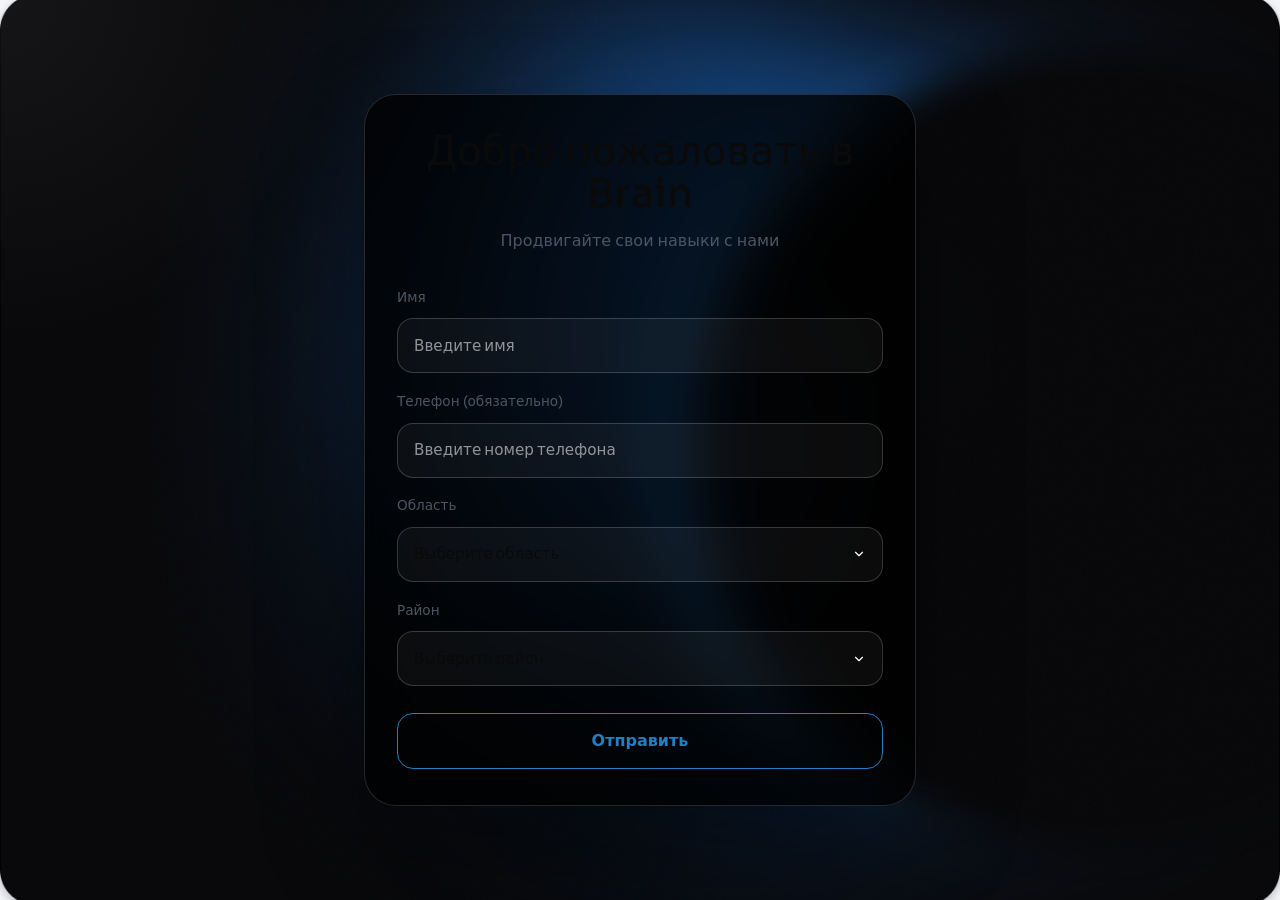
<file: form.html>
<!DOCTYPE html>
<html lang="ru" data-theme="dark">

<head>
  <meta charset="UTF-8">
  <meta name="viewport" content="width=device-width, initial-scale=1.0">
  <title>BRAIN — Система автоматизации бизнеса</title>

  <!-- Шрифт с характером — Sora (геометрический, технологичный) -->
  <link rel="preconnect" href="https://fonts.googleapis.com">
  <link rel="preconnect" href="https://fonts.gstatic.com" crossorigin>
  <link href="https://fonts.googleapis.com/css2?family=Sora:wght@400;500;600;700;800&display=swap" rel="stylesheet">

  <!-- Bootstrap 5 + Bootstrap Icons -->
  <link href="/accets/css/bootstrap.css" rel="stylesheet">
  <link rel="stylesheet" href="/accets/css/bootstrap-icons.css">

  <!-- Swiper -->
  <link rel="stylesheet" href="https://cdn.jsdelivr.net/npm/swiper@11/swiper-bundle.min.css">
  <script src="https://cdn.jsdelivr.net/npm/swiper@11/swiper-bundle.min.js" defer></script>

  <!-- Наши стили (путь как у вас в проекте) -->
  <link rel="stylesheet" href="/accets/css/main.css">

  <!--
    Тема определяется ДО рендера страницы, чтобы не было "мигания".
    Скрипт маленький — намеренно inline в <head>.
  -->
  <script>
    (function () {
      const saved = localStorage.getItem('brainTheme');
      const prefersDark = window.matchMedia('(prefers-color-scheme: dark)').matches;
      const theme = saved || (prefersDark ? 'dark' : 'light');
      document.documentElement.setAttribute('data-theme', theme);
    })();
  </script>
</head>

<body>


  <main class="form-section" aria-label="Регистрационная форма">
    <div class="form-section__overlay"></div>
    <div class="container form-section__container">
      <div class="form-card">
        <div class="form-card__header text-center">
          <h1 class="form-card__title">Добро пожаловать в Brain</h1>
          <p class="form-card__subtitle">Продвигайте свои навыки с нами</p>
        </div>

        <form class="signup-form" onsubmit="event.preventDefault();">
          <label class="signup-field">
            <span class="signup-field__label">Имя</span>
            <input class="signup-field__input" type="text" placeholder="Введите имя" required>
          </label>

          <label class="signup-field">
            <span class="signup-field__label">Телефон (обязательно)</span>
            <input class="signup-field__input" type="tel" placeholder="Введите номер телефона" required>
          </label>

          <label class="signup-field">
            <span class="signup-field__label">Область</span>
            <select class="signup-field__select" required>
              <option value="" disabled selected>Выберите область</option>
              <option>Ташкент</option>
              <option>Самарканд</option>
              <option>Бухара</option>
            </select>
          </label>

          <label class="signup-field">
            <span class="signup-field__label">Район</span>
            <select class="signup-field__select" required>
              <option value="" disabled selected>Выберите район</option>
              <option>Яшнобод</option>
              <option>Мирабад</option>
              <option>Яккасарай</option>
            </select>
          </label>

          <button type="submit" class="btn btn-primary-custom form-submit">Отправить</button>
        </form>
      </div>
    </div>
  </main>



  <!-- ══════════════════════════════════════════════
         SCRIPTS
    ══════════════════════════════════════════════ -->
  <script src="https://cdn.jsdelivr.net/npm/bootstrap@5.3.2/dist/js/bootstrap.bundle.min.js"></script>
</body>

</html>
</file>
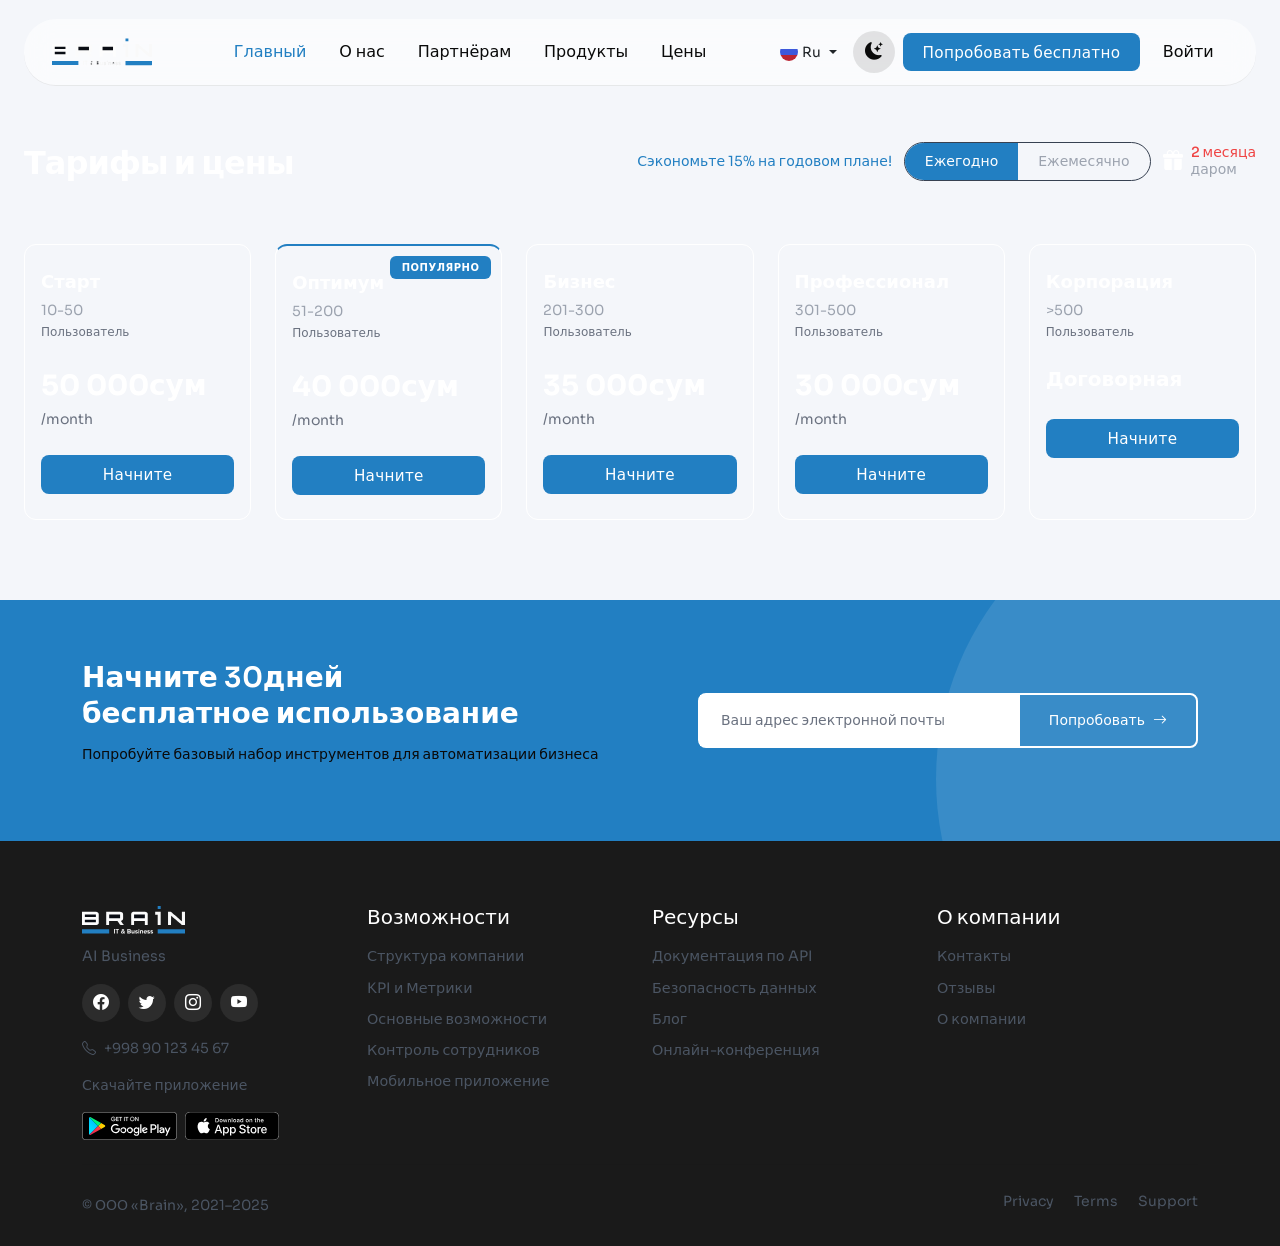
<file: price.html>
<!DOCTYPE html>
<html lang="ru" data-theme="dark">

<head>
  <meta charset="UTF-8">
  <meta name="viewport" content="width=device-width, initial-scale=1.0">
  <title>BRAIN — Система автоматизации бизнеса</title>

  <!-- Шрифт с характером — Sora (геометрический, технологичный) -->
  <link rel="preconnect" href="https://fonts.googleapis.com">
  <link rel="preconnect" href="https://fonts.gstatic.com" crossorigin>
  <link href="https://fonts.googleapis.com/css2?family=Sora:wght@400;500;600;700;800&display=swap" rel="stylesheet">

  <!-- Bootstrap 5 + Bootstrap Icons -->
  <link href="/accets/css/bootstrap.css" rel="stylesheet">
  <link rel="stylesheet" href="https://cdn.jsdelivr.net/npm/bootstrap-icons@1.11.1/font/bootstrap-icons.css">

  <!-- Swiper -->
  <link rel="stylesheet" href="https://cdn.jsdelivr.net/npm/swiper@11/swiper-bundle.min.css">
  <script src="https://cdn.jsdelivr.net/npm/swiper@11/swiper-bundle.min.js" defer></script>

  <!-- Наши стили (путь как у вас в проекте) -->
  <link rel="stylesheet" href="/accets/css/main.css">

  <!--
    Тема определяется ДО рендера страницы, чтобы не было "мигания".
    Скрипт маленький — намеренно inline в <head>.
  -->
  <script>
    (function () {
      const saved = localStorage.getItem('brainTheme');
      const prefersDark = window.matchMedia('(prefers-color-scheme: dark)').matches;
      const theme = saved || (prefersDark ? 'dark' : 'light');
      document.documentElement.setAttribute('data-theme', theme);
    })();
  </script>
</head>

<body>


  <!-- ══════════════════════════════════════════════
       NAVBAR (fixed-top)
  ══════════════════════════════════════════════ -->
  <div class="container-fluid fixed-top px-3 px-md-4">
    <nav class="navbar navbar-expand-lg" id="mainNavbar" aria-label="Главная навигация">
      <div class="container-fluid mx-1 mx-md-3">

        <!-- Логотип -->
        <a class="navbar-brand text-white" href="#" aria-label="BRAIN — на главную">
          <img src="/accets/img/logo.svg" alt="BRAIN логотип" width="100" height="32">
        </a>

        <!-- Гамбургер (мобилки) + переключатель темы рядом -->
        <div class="d-flex align-items-center gap-2 d-lg-none">
          <!-- Переключатель темы (мобилка) -->
          <button class="theme-toggle" id="themeToggleMob" aria-label="Переключить тему">
            <i class="bi bi-moon-stars-fill" id="themeIconMob"></i>
          </button>
          <button class="navbar-toggler" type="button" data-bs-toggle="collapse" data-bs-target="#navbarNav"
            aria-controls="navbarNav" aria-expanded="false" aria-label="Открыть меню">
            <span class="navbar-toggler-icon"></span>
          </button>
        </div>

        <!-- Коллапсируемое меню -->
        <div class="collapse navbar-collapse" id="navbarNav">
          <ul class="navbar-nav mx-auto gap-1">
            <li class="nav-item active"><a class="nav-link" href="#">Главный</a></li>
            <li class="nav-item"><a class="nav-link" href="#">О нас</a></li>
            <li class="nav-item"><a class="nav-link" href="#">Партнёрам</a></li>
            <li class="nav-item"><a class="nav-link" href="#">Продукты</a></li>
            <li class="nav-item"><a class="nav-link" href="#">Цены</a></li>
          </ul>

          <!-- Правая часть: язык, тема (десктоп), CTA, войти -->
          <div class="d-flex align-items-center gap-2 mt-3 mt-lg-0 flex-wrap flex-lg-nowrap">

            <!-- Выбор языка -->
            <div class="dropdown">
              <button class="btn  btn-sm dropdown-toggle rounded-3 d-flex align-items-center gap-1 btnBrain"
                type="button" data-bs-toggle="dropdown" aria-label="Выбрать язык" style="border:none;">
                <img src="/accets/img/ru-flag.svg" alt="" width="18" height="12"> Ru
              </button>
              <ul class="dropdown-menu dropdown-menu-dark dropdown-menu-end rounded-3 bg_lang">
                <li><a class="dropdown-item d-flex align-items-center gap-1" href="#">
                    <img src="/accets/img/en-flag.svg" alt="" width="18" height="12"> Eng
                  </a></li>
                <li><a class="dropdown-item d-flex align-items-center gap-1" href="#">
                    <img src="/accets/img/uz-flag.svg" alt="" width="18" height="12"> Uzb
                  </a></li>
              </ul>
            </div>

            <!-- Переключатель темы (только десктоп) -->
            <button class="theme-toggle d-none d-lg-flex" id="themeToggleDesk" aria-label="Переключить тему">
              <i class="bi bi-moon-stars-fill" id="themeIconDesk"></i>
            </button>

            <button class="btn btn-primary-custom btn_pay">Попробовать бесплатно</button>
            <button class="btn btn-outline-light btn-sm nav-link">Войти</button>
          </div>
        </div>

      </div>
    </nav>
  </div><!-- /fixed-top -->




  <!-- ===== Секция тарифов ===== -->
  <section class="pricing-section">
    <div class="container-fluid px-3 px-md-4">
      <!-- Заголовок и переключатель -->
      <div class="pricing-header pt-5">
        <h2 class="section-title pt-3">Тарифы и цены</h2>
        <div class="toggle-wrapper">
          <span class="save-badge d-none d-md-inline">
            Сэкономьте 15% на годовом плане!
          </span>
          <div class="pricing-toggle">
            <button class="active" data-period="yearly">Ежегодно</button>
            <button data-period="monthly">Ежемесячно</button>
          </div>
          <div class="gift-badge">
            <i class="bi bi-gift-fill"></i>
            <span class="gift-text">
              <span class="highlight">2 месяца</span>
              <span>даром</span>
            </span>
          </div>
        </div>
      </div>

      <!-- Карточки тарифов -->
      <div class="row g-4">
        <!-- Старт -->
        <div class="col-12 col-sm-6 col-lg-4 col-xl">
          <div class="pricing-card">
            <div class="card-title">Старт</div>
            <div class="card-users">10-50</div>
            <div class="card-label">Пользователь</div>
            <div class="card-price">
              <div class="price-yearly">
                <span class="price-value">50 000сум</span>
                <span class="price-period">/month</span>
              </div>
              <div class="price-monthly price-hidden">
                <span class="price-value">58 800сум</span>
                <span class="price-period">/month</span>
              </div>
            </div>
            <button class="btn btn-primary-custom btn_pay">Начните</button>
          </div>
        </div>

        <!-- Оптимум (Популярный) -->
        <div class="col-12 col-sm-6 col-lg-4 col-xl">
          <div class="pricing-card popular">
            <div class="popular-badge">Популярно</div>
            <div class="card-title">Оптимум</div>
            <div class="card-users">51-200</div>
            <div class="card-label">Пользователь</div>
            <div class="card-price">
              <div class="price-yearly">
                <span class="price-value">40 000сум</span>
                <span class="price-period">/month</span>
              </div>
              <div class="price-monthly price-hidden">
                <span class="price-value">47 000сум</span>
                <span class="price-period">/month</span>
              </div>
            </div>
            <button class="btn btn-primary-custom btn_pay">Начните</button>
          </div>
        </div>

        <!-- Бизнес -->
        <div class="col-12 col-sm-6 col-lg-4 col-xl">
          <div class="pricing-card">
            <div class="card-title">Бизнес</div>
            <div class="card-users">201-300</div>
            <div class="card-label">Пользователь</div>
            <div class="card-price">
              <div class="price-yearly">
                <span class="price-value">35 000сум</span>
                <span class="price-period">/month</span>
              </div>
              <div class="price-monthly price-hidden">
                <span class="price-value">41 200сум</span>
                <span class="price-period">/month</span>
              </div>
            </div>
            <button class="btn btn-primary-custom btn_pay">Начните</button>
          </div>
        </div>

        <!-- Профессионал -->
        <div class="col-12 col-sm-6 col-lg-6 col-xl">
          <div class="pricing-card">
            <div class="card-title">Профессионал</div>
            <div class="card-users">301-500</div>
            <div class="card-label">Пользователь</div>
            <div class="card-price">
              <div class="price-yearly">
                <span class="price-value">30 000сум</span>
                <span class="price-period">/month</span>
              </div>
              <div class="price-monthly price-hidden">
                <span class="price-value">35 300сум</span>
                <span class="price-period">/month</span>
              </div>
            </div>
            <button class="btn btn-primary-custom btn_pay">Начните</button>
          </div>
        </div>

        <!-- Корпорация -->
        <div class="col-12 col-sm-12 col-lg-6 col-xl">
          <div class="pricing-card">
            <div class="card-title">Корпорация</div>
            <div class="card-users">&gt;500</div>
            <div class="card-label">Пользователь</div>
            <div class="card-price">
              <span class="price-contract">Договорная</span>
            </div>
            <button class="btn btn-primary-custom btn_pay">Начните</button>
          </div>
        </div>
      </div>
    </div>
  </section>

  <!-- ===== CTA Секция ===== -->
  <section class="cta-section">
    <div class="container">
      <div class="row align-items-center">
        <div class="col-12 col-lg-6">
          <h3 class="cta-title">Начните 30дней<br>бесплатное использование</h3>
          <p class="cta-subtitle">Попробуйте базовый набор инструментов для автоматизации бизнеса</p>
        </div>
        <div class="col-12 col-lg-6">
          <form class="cta-form" onsubmit="event.preventDefault();">
            <input type="email" class="cta-input" placeholder="Ваш адрес электронной почты" required>
            <button type="submit" class="cta-button">
              Попробовать
              <i class="bi bi-arrow-right"></i>
            </button>
          </form>
        </div>
      </div>
    </div>
  </section>



  <!-- ══════════════════════════════════════════════
         FOOTER
    ══════════════════════════════════════════════ -->
  <footer class="footer">
    <div class="container">
      <div class="row g-4">

        <!-- Бренд -->
        <div class="col-12 col-sm-6 col-lg-3">
          <div class="footer-logo text-white">
            <img src="/accets/img/logo.svg" alt="BRAIN логотип" height="28">
          </div>
          <p class="mb-3" style="color:var(--text-secondary);font-size:.9rem;">AI Business</p>
          <div class="d-flex gap-2 mb-3">
            <a href="#" class="social-icon" aria-label="Facebook"><i class="bi bi-facebook"></i></a>
            <a href="#" class="social-icon" aria-label="Twitter"><i class="bi bi-twitter"></i></a>
            <a href="#" class="social-icon" aria-label="Instagram"><i class="bi bi-instagram"></i></a>
            <a href="#" class="social-icon" aria-label="YouTube"><i class="bi bi-youtube"></i></a>
          </div>
          <p style="color:var(--text-secondary);font-size:.875rem;">
            <i class="bi bi-telephone me-2"></i>+998 90 123 45 67
          </p>
          <p style="color:var(--text-secondary);font-size:.875rem;">Скачайте приложение</p>
          <div class="d-flex gap-2 flex-wrap storyIcon">
            <img src="/accets/img/playmarketfoo.svg" alt="Google Play" style="height:28px;">
            <img src="/accets/img/apstoryfoo.svg" alt="App Store" style="height:28px;">
          </div>
        </div>

        <!-- Возможности -->
        <div class="col-12 col-sm-6 col-lg-3">
          <h5 class="text-white mb-3">Возможности</h5>
          <a href="#" class="footer-link">Структура компании</a>
          <a href="#" class="footer-link">KPI и Метрики</a>
          <a href="#" class="footer-link">Основные возможности</a>
          <a href="#" class="footer-link">Контроль сотрудников</a>
          <a href="#" class="footer-link">Мобильное приложение</a>
        </div>

        <!-- Ресурсы -->
        <div class="col-12 col-sm-6 col-lg-3">
          <h5 class="text-white mb-3">Ресурсы</h5>
          <a href="#" class="footer-link">Документация по API</a>
          <a href="#" class="footer-link">Безопасность данных</a>
          <a href="#" class="footer-link">Блог</a>
          <a href="#" class="footer-link">Онлайн-конференция</a>
        </div>

        <!-- О компании -->
        <div class="col-12 col-sm-6 col-lg-3">
          <h5 class="text-white mb-3">О компании</h5>
          <a href="#" class="footer-link">Контакты</a>
          <a href="#" class="footer-link">Отзывы</a>
          <a href="#" class="footer-link">О компании</a>
        </div>

      </div>

      <hr class="my-4" style="border-color:var(--border-subtle);">

      <div class="row align-items-center">
        <div class="col-md-6">
          <p style="color:var(--text-secondary);margin:0;font-size:.875rem;">© ООО «Brain», 2021–2025</p>
        </div>
        <div class="col-md-6 text-md-end mt-2 mt-md-0">
          <a href="#" class="footer-link d-inline-block me-3" style="font-size:.875rem;">Privacy</a>
          <a href="#" class="footer-link d-inline-block me-3" style="font-size:.875rem;">Terms</a>
          <a href="#" class="footer-link d-inline-block" style="font-size:.875rem;">Support</a>
        </div>
      </div>
    </div>
  </footer>

  <!-- ══════════════════════════════════════════════
         SCRIPTS
    ══════════════════════════════════════════════ -->
  <script src="https://cdn.jsdelivr.net/npm/bootstrap@5.3.2/dist/js/bootstrap.bundle.min.js"></script>
  <script>
    // ===== Переключение цен =====
    document.addEventListener('DOMContentLoaded', function () {
      const toggleButtons = document.querySelectorAll('.pricing-toggle button');
      const priceYearly = document.querySelectorAll('.price-yearly');
      const priceMonthly = document.querySelectorAll('.price-monthly');

      toggleButtons.forEach(button => {
        button.addEventListener('click', function () {
          const period = this.dataset.period;

          // Переключаем активную кнопку
          toggleButtons.forEach(btn => btn.classList.remove('active'));
          this.classList.add('active');

          // Показываем соответствующие цены
          if (period === 'yearly') {
            priceYearly.forEach(el => el.classList.remove('price-hidden'));
            priceMonthly.forEach(el => el.classList.add('price-hidden'));
          } else {
            priceYearly.forEach(el => el.classList.add('price-hidden'));
            priceMonthly.forEach(el => el.classList.remove('price-hidden'));
          }
        });
      });

      // ===== Эффект параллакса при наведении на карточки =====
      const cards = document.querySelectorAll('.pricing-card');

      cards.forEach(card => {
        card.addEventListener('mousemove', function (e) {
          const rect = this.getBoundingClientRect();
          const x = e.clientX - rect.left;
          const y = e.clientY - rect.top;

          const centerX = rect.width / 2;
          const centerY = rect.height / 2;

          const rotateX = (y - centerY) / 20;
          const rotateY = (centerX - x) / 20;

          this.style.transform = `perspective(1000px) rotateX(${rotateX}deg) rotateY(${rotateY}deg) translateY(-8px)`;
        });

        card.addEventListener('mouseleave', function () {
          this.style.transform = 'perspective(1000px) rotateX(0) rotateY(0) translateY(0)';
        });
      });
    });
  </script>

</body>

</html>
</file>
<file: accets/css/main.css>
/* ============================================================
   BRAIN — main.css
   Стратегия: mobile-first, CSS custom properties для тем,
   минимум фиксированных размеров, clamp() для fluid typography
   ============================================================ */

/* ── 1. ДИЗАЙН-ТОКЕНЫ ─────────────────────────────────────── */
/* Тёмная тема (по умолчанию) */
:root {
  --bg-primary: #0a0a0a;
  --bg-secondary: #0C0C10;
  --bg-card: rgba(255, 255, 255, 0.03);
  --bg-card-hover: rgba(255, 255, 255, 0.06);
  --border-subtle: rgba(255, 255, 255, 0.07);
  --border-hover: rgba(255, 255, 255, 0.14);

  --accent: #227fc2;
  --accent-glow: rgba(34, 127, 194, 0.3);
  --accent-light: rgba(34, 127, 194, 0.12);

  --text-primary: #ffffff;
  --text-secondary: #9ca3af;
  --text-nav: #f8f9fc;

  --hero-gradient: linear-gradient(351deg, #0a0a0a 0%, #1a1a2e 100%);
  --hero-glow: radial-gradient(circle, rgba(37, 99, 235, 0.15) 0%, transparent 70%);
  --title-gradient: linear-gradient(135deg, #fff 0%, #94a3b8 100%);

  --shadow-card: 0 0 12px rgba(0, 0, 0, 0.08), inset 0 0 8px rgba(255, 255, 255, 0.32);
  --shadow-heavy: 0 50px 100px rgba(0, 0, 0, 0.5);

  --footer-bg: #000000;
  --partners-bg: #ffffff;
  --partners-text: #000000;

  --navbar-bg: rgba(255, 255, 255, 0.10);
  --navbar-scroll-bg: rgba(0, 0, 0, 0.80);

  --toggle-bg: rgba(255, 255, 255, 0.15);
  --toggle-icon-show: '☀️';
  /* значок при тёмной теме */
  --bg-cart-part: #18181b;
  --bg-line: url('/accets/img/lines.png');

  --accent-blue: #227fc2;

}

/* Светлая тема */
[data-theme="light"] {
  --bg-primary: #f4f6fa;
  --bg-secondary: #e8edf5;
  --bg-card: rgba(0, 0, 0, 0.03);
  --bg-card-hover: rgba(0, 0, 0, 0.06);
  --border-subtle: rgba(0, 0, 0, 0.08);
  --border-hover: rgba(0, 0, 0, 0.15);

  --text-primary: #0a0a0a;
  --text-secondary: #4b5563;
  --text-nav: #0a0a0a;

  --hero-gradient: linear-gradient(351deg, #dde8f8 0%, #eef3fc 100%);
  --hero-glow: radial-gradient(circle, rgba(34, 127, 194, 0.12) 0%, transparent 70%);
  --title-gradient: linear-gradient(135deg, #0a0a0a 0%, #374151 100%);

  --shadow-card: 0 2px 16px rgba(0, 0, 0, 0.07), inset 0 0 4px rgba(255, 255, 255, 0.60);
  --shadow-heavy: 0 20px 60px rgba(0, 0, 0, 0.12);

  --footer-bg: #1a1a1a;
  --partners-bg: #ffffff;
  --partners-text: #000000;

  --navbar-bg: rgba(255, 255, 255, 0.55);
  --navbar-scroll-bg: rgba(255, 255, 255, 0.90);

  --toggle-bg: rgba(0, 0, 0, 0.10);

  --bg-cart-part: #e9e9ee;

  --bg-line: url('/accets/img/lines-wh.png');
}

/* ── 2. RESET & BASE ───────────────────────────────────────── */
*,
*::before,
*::after {
  margin: 0;
  padding: 0;
  box-sizing: border-box;
}

html {
  scroll-behavior: smooth;
}

body {
  /* Выбираем шрифт с характером — Sora вместо скучного Inter */
  font-family: 'Sora', 'Segoe UI', system-ui, sans-serif;
  background-color: var(--bg-primary);
  color: var(--text-primary);
  overflow-x: hidden;
  transition: background-color 0.35s ease, color 0.35s ease;
}

img {
  max-width: 100%;
  height: auto;
  display: block;
}

/* ── 3. FLUID TYPOGRAPHY (clamp = нет лишних медиазапросов) ── */
.hero-title {
  font-size: clamp(2rem, 5vw + 0.5rem, 4.5rem);
}

.hero-subtitle {
  font-size: clamp(1rem, 2vw + 0.4rem, 1.4rem);
}

.section-title {
  font-size: clamp(1.6rem, 3vw + 0.5rem, 2.8rem);
}

.section-subtitle {
  font-size: clamp(0.9rem, 1.5vw + 0.2rem, 1rem);
}

/* ── 4. ПЕРЕКЛЮЧАТЕЛЬ ТЕМЫ ─────────────────────────────────── */
.theme-toggle {
  width: 2.625rem;
  height: 2.625rem;
  border: none;
  border-radius: 50%;
  background: var(--toggle-bg);
  color: var(--text-nav);
  cursor: pointer;
  display: flex;
  align-items: center;
  justify-content: center;
  font-size: 1.1rem;
  transition: background 0.3s, transform 0.3s;
  flex-shrink: 0;
}

.theme-toggle:hover {
  background: var(--accent-light);
  transform: rotate(20deg) scale(1.1);
}

/* ── 5. NAVBAR ─────────────────────────────────────────────── */
.navbar {
  background: var(--navbar-bg);
  backdrop-filter: blur(14px);
  -webkit-backdrop-filter: blur(14px);
  border-bottom: 1px solid var(--border-subtle);
  border-radius: 2rem;
  margin-top: 1.2rem;
  padding: 0.75rem 0;
  transition: background 0.3s;
}

.navbar.scrolled {
  background: var(--navbar-scroll-bg) !important;
  box-shadow: 0 4px 24px rgba(0, 0, 0, 0.12);
}

.navbar-brand {
  font-weight: 700;
  font-size: 1.4rem;
  letter-spacing: 2px;
}

.navbar-brand img {
  height: 2rem;
}

.nav-link {
  color: var(--text-nav) !important;
  font-weight: 500;
  transition: color 0.3s;
  padding: 0.4rem 0.9rem !important;
  white-space: nowrap;
}

.nav-link:hover,
.active>a {
  color: var(--accent) !important;
}

/* Мобильное меню */
.navbar-toggler {
  border: none;
  padding: 0.4rem;
}

.navbar-toggler-icon {
  background-image: none;
  width: 1.375rem;
  height: 0.125rem;
  background: var(--text-nav);
  display: block;
  position: relative;
  transition: background 0.3s;
}

.navbar-toggler-icon::before,
.navbar-toggler-icon::after {
  content: '';
  position: absolute;
  width: 100%;
  height: 0.125rem;
  background: var(--text-nav);
  transition: transform 0.3s;
}

.navbar-toggler-icon::before {
  top: -0.4375rem;
}

.navbar-toggler-icon::after {
  top: 0.4375rem;
}

/* Кнопки навбара */
.btn-primary-custom {
  background: var(--accent);
  border: none;
  padding: 0.6rem 1.25rem;
  border-radius: 0.5rem;
  font-weight: 600;
  color: #fff;
  transition: transform 0.3s, box-shadow 0.3s;
  white-space: nowrap;
}



.btn-primary-custom:hover {
  transform: translateY(-0.125rem);
  box-shadow: 0 0.5rem 1.5rem var(--accent-glow);
}

.btn-primary-outline-custom {
  border: 0.094rem solid var(--accent);
  background: transparent;
  color: var(--text-primary);
  padding: 0.7rem 1.4rem;
  border-radius: 0.5rem;
  font-weight: 600;
  transition: background 0.3s, color 0.3s;
  cursor: pointer;
}

.btn-primary-outline-custom:hover {
  background: var(--accent);
  color: #fff;
}

.btn_pay {
  font-weight: 400;
  font-size: 0.95rem;
  line-height: 1.25;
  letter-spacing: 0.02em;
}

/* Dropdown меню языка */
.dropdown-menu-dark {
  background: rgb(45 45 58) !important;
}

[data-theme="light"] .dropdown-menu-dark {
  background: #fff !important;
  color: #0a0a0a;
}

/* ── 6. HERO ───────────────────────────────────────────────── */
.hero-section {
  min-height: 100svh;
  /* svh — безопаснее на мобилках */
  background: var(--hero-gradient);
  position: relative;
  overflow: hidden;
  padding-top: clamp(5rem, 12vw, 7.5rem);
  padding-bottom: 3rem;
}

.hero-section::before {
  content: '';
  position: absolute;
  top: -40%;
  right: -15%;
  width: min(50rem, 90vw);
  height: min(50rem, 90vw);
  background: var(--hero-glow);
  border-radius: 50%;
  pointer-events: none;
}

.hero-title {
  font-weight: 800;
  letter-spacing: -0.04em;
  margin-bottom: 1.25rem;
  background: var(--title-gradient);
  -webkit-background-clip: text;
  -webkit-text-fill-color: transparent;
  background-clip: text;
  line-height: 1.15;
}

.hero-subtitle {
  color: var(--text-secondary);
  line-height: 1.7;
  font-weight: 500;
  margin-bottom: 1.75rem;
}

.hero-image {
  transform: perspective(1000px) rotateY(-5deg) rotateX(5deg);
  transition: transform 0.5s;
  box-shadow: var(--shadow-heavy);
  border-radius: 1rem;
  overflow: hidden;
  /* На мобилках убираем перспективу — экономим место */
}

.hero-image:hover {
  transform: perspective(1000px) rotateY(0deg) rotateX(0deg);
}

.price-tag {
  font-style: italic;
  display: inline-flex;
  align-items: center;
  gap: 0.5rem;
  color: var(--text-secondary);
  font-size: 0.875rem;
  margin-top: 0.75rem;
}


/*FORM Page*/

.form-section {
  position: relative;
  min-height: 100svh;
  display: flex;
  align-items: center;
  justify-content: center;
  padding: clamp(2rem, 6vw, 3.5rem) 0;
  background: url('/accets/img/form_bg.png') no-repeat;
  background-size: cover;
  background-position: center;
  overflow: hidden;
}

.form-section__overlay {
  position: absolute;
  inset: 0;
  background: radial-gradient(circle at center, rgba(56, 141, 255, 0.12) 0%, transparent 32%),
    radial-gradient(circle at top left, rgba(255, 255, 255, 0.05) 0%, transparent 22%);
  pointer-events: none;
}

.form-section__container {
  position: relative;
  z-index: 1;
  max-width: 36rem;
  width: min(100%, 100%);
}

.form-card {
  background: rgb(0 0 0 / 79%);
  border: 0.0625rem solid rgba(255, 255, 255, 0.14);
  box-shadow: 0 40px 100px rgba(0, 0, 0, 0.35);
  border-radius: 2rem;
  backdrop-filter: blur(24px);
  padding: 2.25rem 2rem;
}

.form-card__eyebrow {
  color: var(--text-secondary);
  font-size: 0.875rem;
  margin-bottom: 0.75rem;
  text-transform: uppercase;
  letter-spacing: 0.12em;
}

.form-card__title {
  font-size: clamp(2rem, 4vw, 2.5rem);
  line-height: 1.05;
  margin-bottom: 0.75rem;
  color: var(--text-primary);
}

.form-card__subtitle {
  color: var(--text-secondary);
  margin-bottom: 2rem;
  font-size: 1rem;
  line-height: 1.8;
}

.signup-form {
  display: grid;
  gap: 1.15rem;
}

.signup-field {
  display: grid;
  gap: 0.65rem;
  font-size: 0.9rem;
  color: var(--text-secondary);
}

.signup-field__label {
  font-size: 0.85rem;
  color: var(--text-secondary);
}

.signup-field__input,
.signup-field__select {
  width: 100%;
  min-height: 3.2rem;
  padding: 0.95rem 1rem;
  border-radius: 1rem;
  border: 0.0625rem solid rgba(255, 255, 255, 0.18);
  background: rgba(255, 255, 255, 0.04);
  color: var(--text-primary);
  outline: none;
  font-size: 0.95rem;
  transition: border-color 0.25s ease, background 0.25s ease;
}

.signup-field__input::placeholder,
.signup-field__select {
  color: rgba(255, 255, 255, 0.55);
}

.signup-field__input:focus,
.signup-field__select:focus {
  border-color: rgba(34, 127, 194, 0.75);
  background: rgba(255, 255, 255, 0.08);
}

.signup-field__select {
  width: 100%;
  min-height: 3.2rem;
  padding: 0.95rem 1rem;
  padding-right: 3rem;

  border-radius: 1rem;
  border: 0.0625rem solid rgba(255, 255, 255, 0.18);

  background:
    rgba(255, 255, 255, 0.04) url("data:image/svg+xml,%3Csvg xmlns='http://www.w3.org/2000/svg' width='14' height='14' viewBox='0 0 24 24' fill='none' stroke='white' stroke-width='2' stroke-linecap='round' stroke-linejoin='round'%3E%3Cpolyline points='6 9 12 15 18 9'%3E%3C/polyline%3E%3C/svg%3E") no-repeat right 1rem center;

  background-size: 0.9rem;

  color: var(--text-primary);
  font-size: 0.95rem;
  outline: none;

  appearance: none;
  -webkit-appearance: none;
  -moz-appearance: none;

  cursor: pointer;

  transition: border-color 0.25s ease,
    background 0.25s ease,
    box-shadow 0.25s ease;
}

.signup-field__select:hover {
  border-color: rgba(255, 255, 255, 0.35);
}

.signup-field__select:focus {
  border-color: rgba(34, 127, 194, 0.75);
  background:
    rgba(255, 255, 255, 0.08) url("data:image/svg+xml,%3Csvg xmlns='http://www.w3.org/2000/svg' width='14' height='14' viewBox='0 0 24 24' fill='none' stroke='white' stroke-width='2' stroke-linecap='round' stroke-linejoin='round'%3E%3Cpolyline points='6 9 12 15 18 9'%3E%3C/polyline%3E%3C/svg%3E") no-repeat right 1rem center;
  background-size: 0.9rem;
  box-shadow: 0 0 0 2px rgba(34, 127, 194, 0.15);
}

.signup-field__select option {
  background: #111;
  color: #fff;
}

.signup-field__select::-ms-expand {
  display: none;
}

.form-submit {
  margin-top: 0.5rem;
  width: 100%;
  padding: 0.95rem 1rem;
  border-radius: 1rem;
  border: 0.094rem solid var(--accent);
  background: transparent;
  color: var(--accent);
  font-weight: 600;
  transition: background 0.3s ease, color 0.3s ease, transform 0.3s ease;
}

.form-submit:hover {
  background: rgba(34, 127, 194, 0.15);
  color: #fff;
  transform: translateY(-0.08rem);
}

@media (max-width: 767px) {
  .form-card {
    padding: 1.75rem 1.25rem;
  }

  .form-card__title {
    font-size: 1.85rem;
  }

  .signup-form {
    gap: 1rem;
  }

  .signup-field__input,
  .signup-field__select {
    min-height: 3rem;
    padding: 0.85rem 0.9rem;
    font-size: 0.9rem;
  }

  .form-submit {
    padding: 0.85rem 0.9rem;
    font-size: 0.9rem;
  }
}

@media (max-width: 575px) {
  .form-section {
    padding: 1.5rem 0;
  }

  .form-card {
    padding: 1.5rem 1rem;
    border-radius: 1.5rem;
  }

  .form-card__title {
    font-size: 1.6rem;
    margin-bottom: 0.5rem;
  }

  .form-card__subtitle {
    margin-bottom: 1.5rem;
    font-size: 0.9rem;
  }

  .signup-form {
    gap: 0.9rem;
  }

  .signup-field__label {
    font-size: 0.8rem;
  }

  .signup-field__input,
  .signup-field__select {
    min-height: 2.8rem;
    padding: 0.8rem 0.85rem;
    font-size: 0.85rem;
  }

  .form-submit {
    padding: 0.8rem 0.85rem;
    font-size: 0.85rem;
  }
}

.partners-slider .swiper-wrapper {
  transition-timing-function: linear !important;
}

.partners-slider .swiper-slide {
  display: flex;
  justify-content: center;
  align-items: center;
  height: auto;
}

.partner-logo {
  max-width: 100%;
  width: 8.75rem;
  object-fit: contain;
  transition: 0.3s;
}

.partner-logo:hover {
  transform: scale(1.05);
}



/* ── 8. FEATURES ───────────────────────────────────────────── */
.features-section {
  padding: clamp(3rem, 7vw, 6rem) 0;
  background: var(--bg-primary);
}

.section-subtitle {
  color: var(--text-secondary);
  text-align: center;
  max-width: 40rem;
  margin: 0 auto clamp(2rem, 4vw, 4rem);
  line-height: 1.7;
}

.section-title {
  font-weight: 700;
  text-align: center;
  margin-bottom: 0.75rem;
  letter-spacing: -0.03em;
  color: var(--text-primary);
}

.num {
  position: absolute;
  right: 6%;
  bottom: 87%;
  z-index: 9;
  display: grid;
  place-items: center;

  width: 2.5rem;
  height: 2.5rem;
  border-radius: 100%;
  fill: linear-gradient(180deg, #000 0%, rgba(51, 51, 51, 0) 100%);
  box-shadow: inset 0 0.25rem 0.3125rem 0 rgba(255, 255, 255, 0.12), inset 0 -0.625rem 0.625rem 0 rgba(29, 161, 242, 0.26);

  font-weight: 400;
  font-size: 1rem;
  line-height: 150%;
}

.feature-card {
  background: var(--bg-card);
  border: 1px solid var(--border-subtle);
  border-radius: 0.875rem;
  padding: clamp(1.25rem, 3vw, 2rem);
  padding-top: 0.625rem;
  height: 100%;
  transition: transform 0.3s, background 0.3s, border-color 0.3s;
  position: relative;
  overflow: hidden;
  backdrop-filter: blur(1.25rem);
  box-shadow: var(--shadow-card);
}

.feature-card::before {
  content: '';
  position: absolute;
  top: 0;
  left: 0;
  width: 100%;
  height: 0.1875rem;
  background: linear-gradient(90deg, var(--accent), transparent);
  transform: scaleX(0);
  transform-origin: left;
  transition: transform 0.3s;
}

.feature-card:hover {
  transform: translateY(-0.5rem);
  background: var(--bg-card-hover);
  border-color: var(--border-hover);
}

.feature-card:hover::before {
  transform: scaleX(1);
}

.feature-icon {
  width: 3rem;
  height: 3rem;
  margin: 0 auto;
  display: flex;
  align-items: center;
  justify-content: center;
  margin-bottom: 1.25rem;
  color: var(--accent);
  font-size: 1.4rem;
}

.feature-title {
  font-size: clamp(1rem, 2vw, 1.2rem);
  font-weight: 600;
  margin-bottom: 0.6rem;
  color: var(--text-primary);
}

.feature-text {
  color: var(--text-secondary);
  font-size: 0.92rem;
  line-height: 1.65;
}

/* ── 9. MOBILE APP SECTION ─────────────────────────────────── */
.mobile-section {
  padding: clamp(3rem, 7vw, 6rem) 0;
  background: var(--bg-primary);
}

.mobile-phone {
  position: relative;
  max-width: 17.5rem;
  margin: 0 auto 3rem;
}

.phone-screen {
  border-radius: 2rem;
  overflow: hidden;
  aspect-ratio: 9/19;
  box-shadow: var(--shadow-heavy);
}

.feature-list-item {
  background: var(--bg-card);
  border: 1px solid var(--border-subtle);
  border-radius: 0.75rem;
  padding: clamp(1rem, 2.5vw, 1.5rem);
  margin-bottom: 1rem;
  display: flex;
  align-items: flex-start;
  gap: 1rem;
  transition: background 0.3s, transform 0.3s;
}

.feature-list-item:hover {
  background: var(--bg-card-hover);
  transform: translateX(0.375rem);
}

.feature-check {
  width: 1.625rem;
  height: 1.625rem;
  background: var(--accent);
  border-radius: 50%;
  display: flex;
  align-items: center;
  justify-content: center;
  flex-shrink: 0;
  margin-top: 0.125rem;
}

.feature-check i {
  font-size: 0.85rem;
}

.feature-list-item h4 {
  font-size: clamp(0.85rem, 1.5vw, 1rem);
  color: var(--text-primary);
}

.feature-list-item p {
  color: var(--text-secondary);
  font-size: 0.88rem;
  margin-bottom: 0;
}

/* ── 10. DASHBOARD ─────────────────────────────────────────── */
.dashboard-section {
  padding: clamp(3rem, 7vw, 6rem) 0;
  background: var(--bg-primary);
}

.dashboard-preview {
  background: linear-gradient(135deg, #1e293b 0%, #0f172a 100%);
  border-radius: 1.25rem;
  padding: clamp(1rem, 2vw, 2rem);
  box-shadow: var(--shadow-heavy);
  border: 1px solid var(--border-subtle);
}

/* ── 11. SERVICE SECTION ───────────────────────────────────── */
.service-section {
  padding: clamp(3rem, 7vw, 6rem) 0;
  background: var(--bg-secondary);
}

.service-row {
  align-items: center;
  margin-bottom: clamp(2.5rem, 5vw, 4rem);
}

.service-image {
  border-radius: 1rem;
  box-shadow: 0 1.25rem 3.125rem rgba(0, 0, 0, 0.25);
  transition: transform 0.3s;
  width: 100%;
}

.service-image:hover {
  transform: scale(1.02);
}

.service-row h3 {
  font-size: clamp(1.3rem, 3vw, 2rem);
  color: var(--text-primary);
}

.service-row p {
  color: var(--text-secondary);
  line-height: 1.7;
}

/* ── 12. TESTIMONIALS ──────────────────────────────────────── */
.testimonials-section {
  padding: clamp(3rem, 7vw, 6rem) 0;
  background: var(--bg-primary);
}

.testimonials-slider {
  padding-bottom: 2.5rem;
}

.testimonial-card {
  background: var(--bg-card);
  border-radius: 1rem;
  padding: clamp(1.25rem, 2.5vw, 2rem);
  border: 1px solid var(--border-subtle);
  color: var(--text-primary);
}

.testimonial-card h5 {
  color: var(--text-primary);
  margin-top: 0.75rem;
}

.testimonial-card small {
  color: var(--text-secondary);
}

.testimonial-card p {
  color: var(--text-secondary);
  margin: 0.5rem 0;
  line-height: 1.6;
}

.testimonial-avatar {
  width: 3.125rem;
  height: 3.125rem;
  border-radius: 50%;
  object-fit: cover;
}

/* ── 12. PRICING PAGE ───────────────────────────────────────── */
.pricing-section,
.pricing-section+.cta-section {
  --border-color: #ffffff;
  --border-hover: #374151;
  --text-primary: #ffffff;
  --text-secondary: #9ca3af;
  --text-muted: #6b7280;
  --accent-blue: var(--accent);
  --popular-badge: var(--accent);
  --cta-bg: #1e3a5f;
}

.pricing-section {
  background-image: linear-gradient(rgba(255, 255, 255, 0.02) 0.0625rem, transparent 0.0625rem),
    linear-gradient(90deg, rgba(255, 255, 255, 0.02) 0.0625rem, transparent 0.0625rem);
  background-size: 2.5rem 2.5rem;
  padding: 5rem 0;
}

.pricing-section .section-title {
  font-size: 2rem;
  font-weight: 600;
  color: var(--text-primary);
}

.pricing-section .pricing-header {
  display: flex;
  flex-wrap: wrap;
  justify-content: space-between;
  align-items: center;
  gap: 1.25rem;
  margin-bottom: 3.125rem;
}

.pricing-section .save-badge {
  color: var(--accent-blue);
  font-size: 0.875rem;
  display: flex;
  align-items: center;
  gap: 0.5rem;
}

.pricing-section .toggle-wrapper {
  display: flex;
  align-items: center;
  gap: 0.75rem;
  flex-wrap: wrap;
}

.pricing-section .pricing-toggle {
  display: flex;
  background-color: transparent;
  border: 1px solid var(--border-hover);
  border-radius: 1.5rem;
  overflow: hidden;
}

.pricing-section .pricing-toggle button {
  padding: 0.5rem 1.25rem;
  border: none;
  background: transparent;
  color: var(--text-secondary);
  font-size: 0.875rem;
  font-weight: 500;
  cursor: pointer;
  transition: all 0.3s ease;
}

.pricing-section .pricing-toggle button.active {
  background-color: var(--accent-blue);
  color: white;
}

.pricing-section .pricing-toggle button:not(.active):hover {
  color: var(--text-primary);
}

.pricing-section .gift-badge {
  display: flex;
  align-items: center;
  gap: 0.5rem;
  color: var(--text-secondary);
  font-size: 0.875rem;
}

.pricing-section .gift-badge i {
  color: var(--text-primary);
  font-size: 1.25rem;
}

.pricing-section .gift-text {
  display: flex;
  flex-direction: column;
  line-height: 1.2;
}

.pricing-section .gift-text .highlight {
  color: #ef4444;
  font-weight: 500;
}

.pricing-section .pricing-card {
  border: 1px solid var(--border-color);
  border-radius: 0.75rem;
  padding: 1.5rem 1rem;
  height: 100%;
  position: relative;
  transition: all 0.4s cubic-bezier(0.4, 0, 0.2, 1);
  display: flex;
  flex-direction: column;
}

.pricing-section .pricing-card:hover {
  border-color: var(--border-hover);
  transform: translateY(-0.5rem);
  box-shadow: 0 1.25rem 2.5rem rgba(0, 0, 0, 0.3);
}

.pricing-section .pricing-card.popular {
  border-top: 0.125rem solid var(--accent-blue);
}

.pricing-card.popular:hover {
  box-shadow: 0 1.25rem 2.5rem rgba(59, 130, 246, 0.15);
}

.popular-badge {
  position: absolute;
  top: 0.625rem;
  right: 0.625rem;
  background-color: var(--popular-badge);
  color: white;
  font-size: 0.625rem;
  font-weight: 600;
  text-transform: uppercase;
  letter-spacing: 0.05em;
  padding: 0.25rem 0.75rem;
  border-radius: 0.375rem;
}

.pricing-section .card-title {
  font-size: 1.125rem;
  font-weight: 600;
  color: var(--text-primary);
  margin-bottom: 0.25rem;
}

.pricing-section .card-users {
  font-size: 0.875rem;
  color: var(--text-secondary);
  margin-bottom: 0.125rem;
}

.pricing-section .card-label {
  font-size: 0.75rem;
  color: var(--text-muted);
  margin-bottom: 1.5rem;
}

.pricing-section .card-price {
  margin-bottom: 1.5rem;
}

.pricing-section .price-value {
  font-size: 1.75rem;
  font-weight: 700;
  color: var(--text-primary);
}

.pricing-section .price-period {
  font-size: 0.875rem;
  color: var(--text-muted);
}

.pricing-section .price-contract {
  font-size: 1.25rem;
  font-weight: 600;
  color: var(--text-primary);
}

.pricing-section+.cta-section {
  background-color: var(--cta-bg);
  padding: 3.75rem 0;
}

.pricing-section+.cta-section .cta-title {
  font-size: 1.75rem;
  font-weight: 600;
  color: var(--text-primary);
  margin-bottom: 0.75rem;
  line-height: 1.3;
}

.pricing-section+.cta-section .cta-subtitle {
  font-size: 0.875rem;
}

.pricing-section+.cta-section .cta-form {
  display: flex;
  gap: 0;
  max-width: 31.25rem;
  margin-left: auto;
  border: 0.125rem solid #ffffff;
  border-radius: 0.5rem;
}

.pricing-section+.cta-section .cta-input {
  flex: 1;
  padding: 0.875rem 1.25rem;
  border: 0.0625rem solid white;
  border-right: none;
  color: var(--text-primary);
  font-size: 0.875rem;
  outline: none;
  transition: all 0.3s ease;
}

.pricing-section+.cta-section .cta-input::placeholder {
  color: var(--text-muted);
}

.pricing-section+.cta-section .cta-input:focus {
  border-color: var(--popular-badge);
}

.pricing-section+.cta-section .cta-button {
  padding: 0.875rem 1.75rem;
  background-color: transparent;
  color: var(--text-primary);
  border: 0.0625rem solid var(--popular-badge);
  border-radius: 0.5rem;
  font-size: 0.875rem;
  font-weight: 500;
  cursor: pointer;
  transition: all 0.3s ease;
  display: flex;
  align-items: center;
  gap: 0.5rem;
  white-space: nowrap;
}

.pricing-section+.cta-section .cta-button:hover {
  background-color: rgba(255, 255, 255, 0.05);
}

@media (max-width: 1199px) {
  .pricing-section .pricing-card {
    padding: 1.5rem 1.25rem;
  }

  .pricing-section .price-value {
    font-size: 1.5rem;
  }
}

@media (max-width: 991px) {
  .pricing-section {
    padding: 3.75rem 0;
  }

  .pricing-section .pricing-header {
    flex-direction: column;
    align-items: flex-start;
  }

  .pricing-section .section-title {
    margin-bottom: 1.25rem;
  }

  .pricing-section .toggle-wrapper {
    width: 100%;
    justify-content: space-between;
  }

  .pricing-section+.cta-section .cta-form {
    margin-left: 0;
    margin-top: 1.875rem;
  }
}

@media (max-width: 767px) {
  .pricing-section {
    padding: 2.5rem 0;
  }

  .pricing-section .section-title {
    font-size: 1.5rem;
  }

  .pricing-section .pricing-card {
    margin-bottom: 1.25rem;
    padding: 1.75rem 1.5rem;
  }

  .pricing-section .pricing-card:hover {
    transform: translateY(-0.25rem);
  }

  .pricing-section+.cta-section .cta-title {
    font-size: 1.375rem;
  }

  .pricing-section+.cta-section {
    padding: 2.5rem 0;
  }

  .pricing-section+.cta-section .cta-form {
    flex-direction: column;
    gap: 0.75rem;
  }

  .pricing-section+.cta-section .cta-input {
    border-right: 0.0625rem solid var(--border-hover);
    border-radius: 0.5rem;
  }

  .pricing-section+.cta-section .cta-button {
    border-radius: 0.5rem;
    justify-content: center;
  }
}

@media (max-width: 575px) {
  .pricing-section .toggle-wrapper {
    flex-direction: column;
    align-items: flex-start;
    gap: 1rem;
  }

  .pricing-section .pricing-toggle {
    width: 100%;
  }

  .pricing-section .pricing-toggle button {
    flex: 1;
    text-align: center;
  }

  .pricing-section .price-value {
    font-size: 1.75rem;
  }
}

@keyframes fadeIn {
  from {
    opacity: 0;
    transform: translateY(1.25rem);
  }

  to {
    opacity: 1;
    transform: translateY(0);
  }
}

.pricing-section .pricing-card {
  animation: fadeIn 0.6s ease forwards;
}

.pricing-section .pricing-card:nth-child(1) {
  animation-delay: 0.1s;
}

.pricing-section .pricing-card:nth-child(2) {
  animation-delay: 0.2s;
}

.pricing-section .pricing-card:nth-child(3) {
  animation-delay: 0.3s;
}

.pricing-section .pricing-card:nth-child(4) {
  animation-delay: 0.4s;
}

.pricing-section .pricing-card:nth-child(5) {
  animation-delay: 0.5s;
}

.price-monthly,
.price-yearly {
  transition: opacity 0.3s ease;
}

.price-hidden {
  display: none;
}

/* ── 13. CTA SECTION ───────────────────────────────────────── */

.cta-section {
  background: linear-gradient(135deg, var(--accent) 0%, #227fc2 100%);

  position: relative;
  overflow: hidden;
}

.cta-section::before {
  content: '';
  position: absolute;
  top: -50%;
  right: -20%;
  width: 37.5rem;
  height: 37.5rem;
  background: rgba(255, 255, 255, 0.1);
  border-radius: 50%;
}

.cta_text_box {
  padding: 6rem 0;
}

.cta-phone {
  display: flex;
  justify-content: center;
  align-items: center;
  gap: -3.125rem;
  /* перекрытие */
}

.cta-phone .phone {
  position: absolute;
  max-width: 16.25rem;
  height: auto;
}

/* верхний телефон */
.phone-top {
  top: 0;
  left: 10%;
  z-index: 2;
}

/* нижний телефон */
.phone-bottom {
  bottom: 0;
  right: 10%;
  z-index: 1;
}

/* ── 14. FOOTER ────────────────────────────────────────────── */
.footer {
  background: var(--footer-bg);
  padding: clamp(2.5rem, 5vw, 4rem) 0 1.5rem;
  border-top: 1px solid var(--border-subtle);
}

.footer-logo {
  font-weight: 700;
  font-size: 1.4rem;
  letter-spacing: 2px;
  margin-bottom: 0.75rem;
}

.footer-logo img {
  height: 1.75rem;
}

.footer-link {
  color: var(--text-secondary);
  text-decoration: none;
  display: block;
  margin-bottom: 0.6rem;
  font-size: 0.9rem;
  transition: color 0.3s;
}

.footer-link:hover {
  color: var(--text-primary);
}

.social-icon {
  width: 2.375rem;
  height: 2.375rem;
  background: rgba(255, 255, 255, 0.08);
  border-radius: 50%;
  display: inline-flex;
  align-items: center;
  justify-content: center;
  color: #fff;
  text-decoration: none;
  transition: background 0.3s, transform 0.3s;
}

.social-icon:hover {
  background: var(--accent);
  transform: translateY(-0.1875rem);




  /*____partners*/
  .line_bg_header {
    background-image: var(--bg-line);
    background-repeat: no-repeat;
    background-size: contain;
    background-position: center;
  }

  @keyframes zoom-pulse {

    0%,
    100% {
      transform: scale(1);
    }

    50% {
      transform: scale(1.05);
      /* Легкое увеличение на 5% */
    }
  }

  .card_part {
    border-radius: 1rem;
    padding: 1.5625rem;
    display: flex;
    gap: 1rem;
    place-items: center;
    box-shadow: 0 0 0 0 #fff, 0 0 0 0.0625rem rgba(244, 244, 245, 0.1), 0 0 0 0 rgba(0, 0, 0, 0);
    background: var(--bg-cart-part);
    height: 11.5625rem;
  }

  .card_part>p {
    margin-bottom: 0;
  }


  .banner {
    background-color: var(--bg-primary);
    background-image:
      /* Слой свечения */
      radial-gradient(ellipse at bottom, rgba(50, 100, 200, 0.3) 0%, transparent 70%),
      /* Слой текстуры (точки) */
      radial-gradient(circle, rgba(255, 255, 255, 0.05) 1px, transparent 1px);
    background-size: 100% 100%, 1.25rem 1.25rem;
    /* размер сетки 1.25rem */
  }



  /*Integroo*/
  .integration-block {
    padding: 3.75rem 1.25rem;
  }


  .badge {
    display: inline-block;
    padding: 0.375rem 0.875rem;
    border: 1px solid #333;
    border-radius: 0.5rem;
    font-size: 0.875rem;
    margin-bottom: 1.5rem;
    color: var(--text-primary);
  }

  .title {
    font-size: 2.2rem;
    font-weight: 700;
    line-height: 1.2;
    margin-bottom: 2.5rem;
    max-width: 25rem;
  }

  .title span {
    color: var(--accent-blue);
  }

  /* Темная карточка приложения */
  .app-card {
    border: 1px solid #1e293b;
    border-radius: 1.25rem;
    padding: 2.5rem;
    max-width: 23.75rem;
  }

  .brand-logo {
    height: 2.5rem;
    margin-bottom: 1.875rem;
  }

  .app-text {
    font-size: 1.5rem;
    font-weight: 600;
    margin-bottom: 1.875rem;
  }

  .store-buttons {
    display: flex;
    gap: 0.75rem;
  }

  .store-buttons img {
    height: 2.8125rem;
  }

  /* Правая часть (Сетка) */
  .grid-side {
    flex: 1.5;
  }

  .logo-grid {
    display: flex;
    flex-wrap: wrap;
    gap: 0.9375rem;
  }

  .logo-item {
    background: var(--bs-white);
    border-radius: .5rem;
    height: 6.25rem;
    display: flex;
    align-items: center;
    justify-content: center;
    padding: 0.9375rem;
    flex: 1 0 30%;
  }

  .logo-item img {
    max-width: 100%;
    max-height: 2.8125rem;
    object-fit: contain;
  }

  /* Широкие ячейки внизу */
  .logo-item.wide {
    grid-column: span 1.5;
    /* Для более точного соответствия можно использовать grid-template-columns: repeat(6, 1fr) */
  }

  /* Специальное правило для последней строки, чтобы было 2 больших блока */
  .logo-grid .wide:nth-last-child(2) {
    grid-column: span 1.5;
  }



  /*Partner card*/
  .flex_part {
    display: grid;
    grid-template-columns: repeat(auto-fit, minmax(21.875rem, 1fr));
    grid-gap: 2rem;
  }

  .flex_part .card {
    border-radius: 1.0625rem;
    padding: 0 0 1.25rem;
    border: none;
    background: var(--bg-cart-part);
  }

  .flex_part .card .card-body {
    color: var(--partners-bg);
  }

  .flex_part .card .card-body .card-title {
    color: var(--text-primary);
  }

  .flex_part .card .card-body .card-text {
    font-weight: 100;
    font-size: 1.25rem;
    line-height: 134%;
    color: var(--text-secondary);
  }

  .flex_part .card .card-body .card-text strong {
    color: var(--text-primary) !important;
  }

  .logoAnime {
    animation: zoom-pulse 6s ease-in-out infinite;
  }




  /*Products*/
  /* Левая часть */
  .product-info {
    flex: 1;
  }



  .features-list {
    list-style: none;
    padding: 0;
  }

  .features-list li {
    display: flex;
    align-items: flex-start;
    gap: 0.9375rem;
    margin-bottom: 1.5625rem;
    /* color: #d1d1d1; */
    line-height: 160%;
  }

  .check-icon {
    width: 0.875rem;
    height: 0.5625rem;
    border-left: 0.125rem solid var(--accent-blue);
    border-bottom: 0.125rem solid var(--accent-blue);
    transform: rotate(310deg) translateY(-0.3125rem);
    flex-shrink: 0;
    margin-top: 0.5625rem;
  }













  /* Адаптивность */
  @media (max-width: 992px) {
    .logo-grid {
      grid-template-columns: repeat(2, 1fr);
    }

    .logo-item.wide {
      grid-column: span 1;
    }
  }

  /* ── 15. АНИМАЦИИ ──────────────────────────────────────────── */
  @keyframes float {

    0%,
    100% {
      transform: translateY(0);
    }

    50% {
      transform: translateY(-1rem);
    }
  }

  .animate-float {
    animation: float 6s ease-in-out infinite;
  }

  /* Fade-in при скролле */
  .fade-in-up {
    opacity: 0;
    transform: translateY(1.5rem);
    transition: opacity 0.7s ease-out, transform 0.7s ease-out;
  }

  .fade-in-up.visible {
    opacity: 1;
    transform: translateY(0);
  }

  /* ── 16. SCROLLBAR ─────────────────────────────────────────── */
  ::-webkit-scrollbar {
    width: 0.5rem;
  }

  ::-webkit-scrollbar-track {
    background: var(--bg-primary);
  }

  ::-webkit-scrollbar-thumb {
    background: #444;
    border-radius: 0.25rem;
  }

  ::-webkit-scrollbar-thumb:hover {
    background: #666;
  }

  /* ── 17. МЕДИАЗАПРОСЫ (только там, где clamp не справляется) ─ */

  /* ≤ 576px — телефоны */
  @media (max-width: 576px) {

    /* Navbar: убираем скруглённую пилюлю на маленьком экране */
    .navbar {
      border-radius: 1rem;
      margin-top: 0.6rem;
    }

    /* Hero: фото идёт под текст с отступом */
    .hero-image {
      margin-top: 2rem;
      transform: none !important;
      /* отключаем 3d на телефоне */
    }



    /* Service: reverse-row работает через Bootstrap, но сбрасываем его на xs */
    .flex-row-reverse {
      flex-direction: column !important;
    }

    /* Кнопки App Store/Google Play: стек */
    .d-flex.gap-3>.btn {
      width: 100%;
      justify-content: center;
    }

    .cta-phone {
      display: grid;
      justify-content: center;
    }

    .cta-phone .phone {
      position: relative;
      max-width: 11rem;
      height: 100%;
    }


    .phone-top {
      left: 0;
    }

    .phone-bottom {
      right: 0;
    }

    .cta_text_box {
      padding: 1rem;
    }



    .title {
      font-size: 1.5rem;
      max-width: 100%;
    }

    /* Темная карточка приложения */
    .app-card {
      /* border: 1px solid #1e293b;
    border-radius: 20px;
    padding: 40px; */
      max-width: 100%;
    }
  }

  /* 577–768px — большие телефоны / маленькие планшеты */
  @media (min-width: 577px) and (max-width: 768px) {
    .hero-image {
      margin-top: 2.5rem;
    }

    .hero-title {
      text-align: center;
    }

    .cta-phone {
      display: flex;
      justify-content: center;
    }

    .title {
      font-size: 1.5rem;
      max-width: 100%;
    }

    /* Темная карточка приложения */
    .app-card {
      /* border: 1px solid #1e293b;
        border-radius: 20px;
        padding: 40px; */
      max-width: 100%;
    }

    .flex_part {
      grid-template-columns: repeat(auto-fit, minmax(14.375rem, 1fr));
    }

  }

  @media (min-width: 992px) and (max-width: 1189px) {

    .cta-phone .phone {
      position: absolute;
      max-width: 13.75rem;
      height: auto;
    }

    .flex_part {
      grid-template-columns: repeat(auto-fit, minmax(15.625rem, 1fr));
    }

  }


  /* ≥ 992px — десктоп: восстанавливаем перспективу у hero-image */
  @media (min-width: 1024px) {
    .hero-image {
      transform: perspective(1000px) rotateY(-5deg) rotateX(5deg);
    }

    .hero-image:hover {
      transform: perspective(1000px) rotateY(0deg) rotateX(0deg);
    }

    .mobile-phone {
      margin-bottom: 0;
    }
  }

  /* Системное предпочтение — применяется только если НЕТ явного выбора пользователя */
  @media (prefers-color-scheme: light) {
    :root:not([data-theme]) {
      --bg-primary: #f4f6fa;
      --bg-secondary: #e8edf5;
      --bg-card: rgba(0, 0, 0, 0.03);
      --bg-card-hover: rgba(0, 0, 0, 0.06);
      --border-subtle: rgba(0, 0, 0, 0.08);
      --border-hover: rgba(0, 0, 0, 0.15);
      --text-primary: #0a0a0a;
      --text-secondary: #4b5563;
      --text-nav: #0a0a0a;
      --hero-gradient: linear-gradient(351deg, #dde8f8 0%, #eef3fc 100%);
      --hero-glow: radial-gradient(circle, rgba(34, 127, 194, 0.12) 0%, transparent 70%);
      --title-gradient: linear-gradient(135deg, #0a0a0a 0%, #374151 100%);
      --shadow-card: 0 2px 16px rgba(0, 0, 0, 0.07), inset 0 0 4px rgba(255, 255, 255, 0.60);
      --shadow-heavy: 0 20px 60px rgba(0, 0, 0, 0.12);
      --footer-bg: #1a1a1a;
      --navbar-bg: rgba(255, 255, 255, 0.55);
      --navbar-scroll-bg: rgba(255, 255, 255, 0.90);
      --toggle-bg: rgba(0, 0, 0, 0.10);
    }
  }




  .bg_lang {
    border: 0.10px solid #e1e6ef;
    border-radius: 0.75rem;
    max-width: 4.625rem;
    background: rgba(255, 255, 255, 0.1);
  }


  .btnBrain {
    color: var(--text-primary);
  }

  .storyIcon>img {
    transition: background 0.3s, transform 0.3s;
  }

  .storyIcon>img:hover {
    cursor: pointer;
    transform: translateY(-0.1875rem);
  }
</file>
